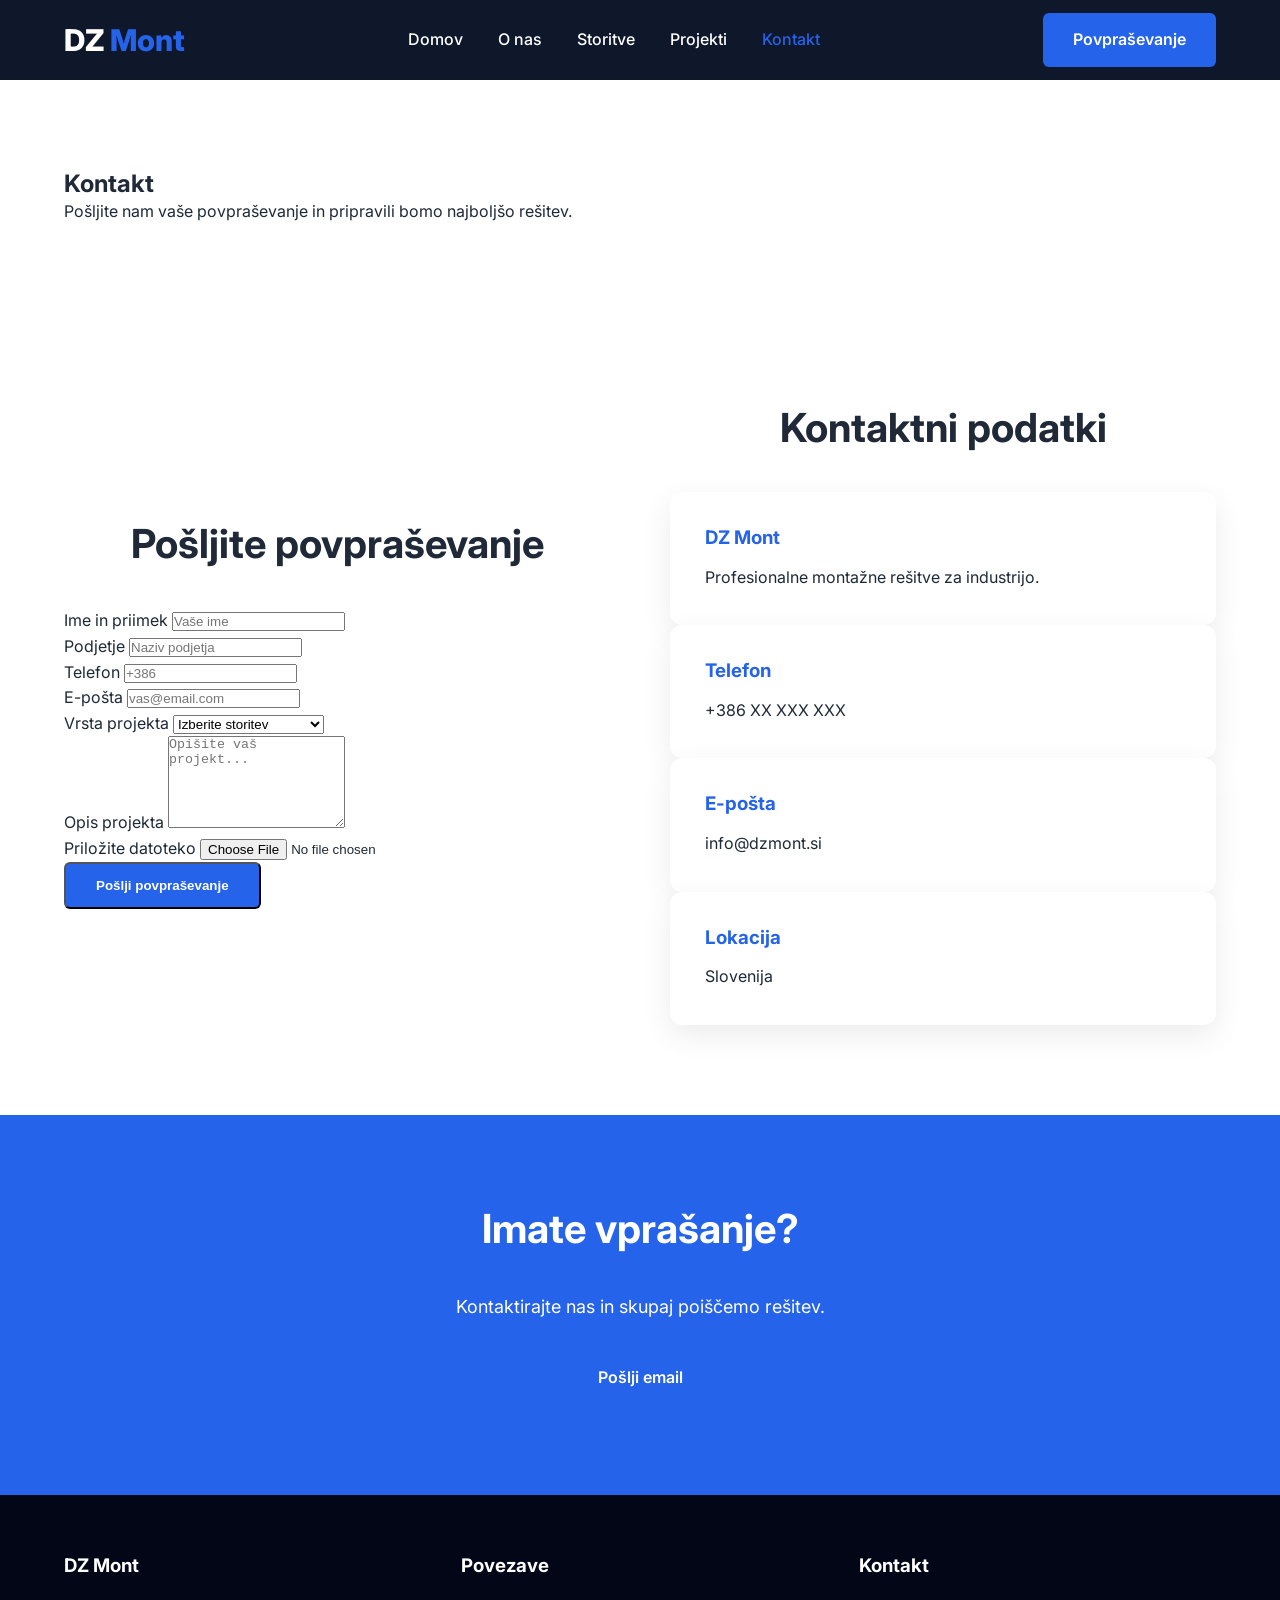
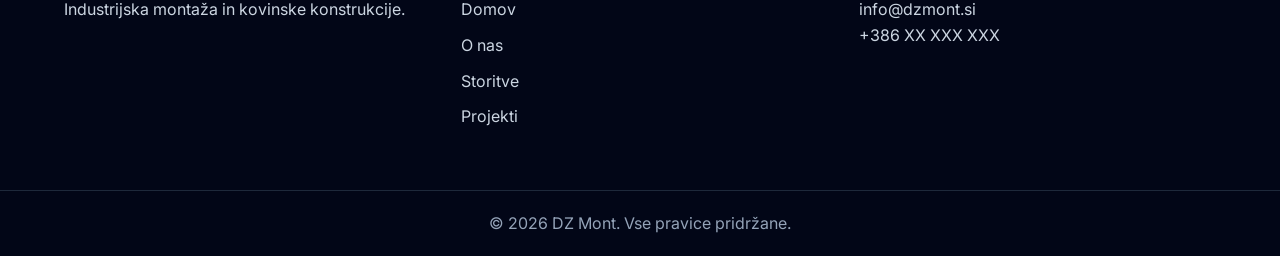
<file: kontakt.html>
<!DOCTYPE html>
<html lang="sl">

<head>

<meta charset="UTF-8">
<meta name="viewport" content="width=device-width, initial-scale=1.0">

<title>Kontakt | DZ Mont</title>

<meta name="description" content="Kontaktirajte DZ Mont za ponudbo montažnih del, industrijske montaže in kovinskih konstrukcij.">

<link rel="stylesheet" href="assets/css/style.css">

<link href="https://fonts.googleapis.com/css2?family=Inter:wght@300;400;500;600;700;800&display=swap" rel="stylesheet">

</head>


<body>


<header>

<div class="container header-container">


<a href="index.html" class="logo">
DZ <span>Mont</span>
</a>


<nav>

<ul>

<li><a href="index.html">Domov</a></li>

<li><a href="o-nas.html">O nas</a></li>

<li><a href="storitve.html">Storitve</a></li>

<li><a href="projekti.html">Projekti</a></li>

<li><a href="kontakt.html" class="active">Kontakt</a></li>

</ul>

</nav>


<a href="kontakt.html" class="btn">
Povpraševanje
</a>


</div>

</header>





<section class="page-header">


<div class="container">


<h1>
Kontakt
</h1>


<p>
Pošljite nam vaše povpraševanje in pripravili bomo najboljšo rešitev.
</p>


</div>


</section>







<section>


<div class="container two-columns">



<div>


<h2>
Pošljite povpraševanje
</h2>



<form class="contact-form">


<div>

<label>
Ime in priimek
</label>

<input type="text" placeholder="Vaše ime" required>

</div>



<div>

<label>
Podjetje
</label>

<input type="text" placeholder="Naziv podjetja">

</div>




<div>

<label>
Telefon
</label>

<input type="tel" placeholder="+386">

</div>




<div>

<label>
E-pošta
</label>

<input type="email" placeholder="vas@email.com" required>

</div>





<div>

<label>
Vrsta projekta
</label>


<select>

<option>
Izberite storitev
</option>

<option>
Kovinske konstrukcije
</option>

<option>
Industrijska montaža
</option>

<option>
Varilska dela
</option>

<option>
Montaža strojev
</option>

<option>
Vzdrževanje
</option>


</select>


</div>






<div>

<label>
Opis projekta
</label>


<textarea rows="6" placeholder="Opišite vaš projekt..."></textarea>


</div>





<div>

<label>
Priložite datoteko
</label>


<input type="file">


</div>





<button type="submit" class="btn">

Pošlji povpraševanje

</button>


</form>


</div>








<div>


<h2>
Kontaktni podatki
</h2>



<div class="card">


<h3>
DZ Mont
</h3>


<p>
Profesionalne montažne rešitve za industrijo.
</p>


</div>




<div class="card">


<h3>
Telefon
</h3>


<p>
+386 XX XXX XXX
</p>


</div>





<div class="card">


<h3>
E-pošta
</h3>


<p>
info@dzmont.si
</p>


</div>





<div class="card">


<h3>
Lokacija
</h3>


<p>
Slovenija
</p>


</div>




</div>





</div>


</section>







<section class="cta">


<div class="container">


<h2>
Imate vprašanje?
</h2>


<p>
Kontaktirajte nas in skupaj poiščemo rešitev.
</p>


<a href="mailto:info@dzmont.si" class="btn">
Pošlji email
</a>


</div>


</section>






<footer>


<div class="container footer-grid">


<div>

<h3>DZ Mont</h3>

<p>
Industrijska montaža in kovinske konstrukcije.
</p>

</div>



<div>

<h3>Povezave</h3>

<a href="index.html">Domov</a>

<a href="o-nas.html">O nas</a>

<a href="storitve.html">Storitve</a>

<a href="projekti.html">Projekti</a>

</div>



<div>

<h3>Kontakt</h3>

<p>
info@dzmont.si
</p>

<p>
+386 XX XXX XXX
</p>

</div>


</div>



<div class="copyright">

© 2026 DZ Mont. Vse pravice pridržane.

</div>


</footer>



<script src="assets/js/main.js"></script>


</body>

</html>
</file>
<file: assets/css/style.css>
/* ================================
   DZ MONT - MAIN STYLES
================================ */


/* GLOBAL */

* {
    margin: 0;
    padding: 0;
    box-sizing: border-box;
}


html {
    scroll-behavior: smooth;
}


body {
    font-family: "Inter", Arial, sans-serif;
    color: #1f2937;
    background: #ffffff;
    line-height: 1.6;
}


img {
    width: 100%;
    display: block;
}


a {
    text-decoration: none;
    color: inherit;
}


ul {
    list-style: none;
}



.container {

    width: 90%;
    max-width: 1200px;
    margin: auto;

}



h1,
h2,
h3,
h4 {

    font-weight: 700;
    line-height: 1.2;

}



h2 {

    font-size: 40px;
    margin-bottom: 40px;
    text-align: center;

}




/* ================================
   BUTTONS
================================ */


.btn {

    display: inline-block;
    background: #2563eb;
    color: white;
    padding: 14px 30px;
    border-radius: 6px;
    font-weight: 600;
    transition: .3s;

}


.btn:hover {

    background: #1d4ed8;
    transform: translateY(-3px);

}



.btn-outline {

    display: inline-block;
    padding: 14px 30px;
    border: 2px solid white;
    color: white;
    border-radius: 6px;
    font-weight: 600;
    margin-left: 15px;
    transition: .3s;

}


.btn-outline:hover {

    background:white;
    color:#111827;

}



/* ================================
   HEADER
================================ */


header {

    background:#0f172a;
    color:white;
    position:sticky;
    top:0;
    z-index:1000;

}


.header-container {

    display:flex;
    align-items:center;
    justify-content:space-between;
    height:80px;

}



.logo {

    font-size:30px;
    font-weight:800;

}


.logo span {

    color:#2563eb;

}



nav ul {

    display:flex;
    gap:35px;

}


nav a {

    color:white;
    font-weight:500;
    transition:.3s;

}



nav a:hover,
nav .active {

    color:#2563eb;

}



/* ================================
   HERO
================================ */


.hero {

    height:90vh;
    min-height:600px;
    background:

    linear-gradient(
    rgba(15,23,42,.75),
    rgba(15,23,42,.75)
    ),

    url("../images/hero.jpg");

    background-size:cover;
    background-position:center;

    display:flex;
    align-items:center;
    color:white;

}



.hero-content {

    max-width:800px;

}


.hero h1 {

    font-size:60px;
    margin-bottom:25px;

}


.hero p {

    font-size:20px;
    margin-bottom:35px;
    color:#e5e7eb;

}


.hero-buttons {

    margin-top:20px;

}





/* ================================
   ADVANTAGES
================================ */


.advantages {

    background:#f8fafc;
    padding:40px 0;

}



.advantage-grid {

    display:grid;
    grid-template-columns:repeat(3,1fr);
    gap:30px;

}



.advantage-grid div {

    background:white;
    padding:25px;
    text-align:center;
    border-radius:10px;
    box-shadow:0 10px 25px rgba(0,0,0,.05);

}



.advantage-grid h3 {

    color:#2563eb;
    font-size:30px;

}





/* ================================
   STATS
================================ */


.stats {

    background:#0f172a;
    color:white;
    padding:70px 0;

}



.stats-grid {

    display:grid;
    grid-template-columns:repeat(4,1fr);
    text-align:center;
    gap:30px;

}



.stats h2 {

    font-size:50px;
    color:white;
    margin:0;

}



/* ================================
   SECTIONS
================================ */


section {

    padding:90px 0;

}




.two-columns {

    display:grid;
    grid-template-columns:1fr 1fr;
    gap:60px;
    align-items:center;

}



.about-preview img {

    border-radius:15px;

}





/* ================================
   CARDS
================================ */


.cards {

    display:grid;
    grid-template-columns:repeat(3,1fr);
    gap:30px;

}



.card {

    background:white;
    padding:35px;
    border-radius:12px;
    box-shadow:0 10px 30px rgba(0,0,0,.08);
    transition:.3s;

}



.card:hover {

    transform:translateY(-8px);

}



.card h3 {

    color:#2563eb;
    margin-bottom:15px;

}





/* ================================
   PROJECTS
================================ */


.gallery {

    display:grid;
    grid-template-columns:repeat(3,1fr);
    gap:30px;
    margin-bottom:40px;

}



.gallery div {

    overflow:hidden;
    border-radius:12px;
    background:white;
    box-shadow:0 10px 25px rgba(0,0,0,.08);

}



.gallery img {

    height:250px;
    object-fit:cover;

}



.gallery h3 {

    padding:20px;

}




/* ================================
   CTA
================================ */


.cta {

    background:#2563eb;
    color:white;
    text-align:center;

}


.cta h2 {

    color:white;

}



.cta p {

    margin-bottom:30px;
    font-size:18px;

}





/* ================================
   FOOTER
================================ */


footer {

    background:#020617;
    color:white;
    padding-top:60px;

}



.footer-grid {

    display:grid;
    grid-template-columns:repeat(3,1fr);
    gap:40px;
    padding-bottom:50px;

}



footer h3 {

    margin-bottom:20px;

}



footer a {

    display:block;
    margin-bottom:10px;
    color:#cbd5e1;

}



footer p {

    color:#cbd5e1;

}



.copyright {

    text-align:center;
    padding:20px;
    border-top:1px solid #1e293b;
    color:#94a3b8;

}





/* ================================
   MOBILE
================================ */


@media(max-width:900px){


nav {

    display:none;

}



.hero h1 {

    font-size:40px;

}



.advantage-grid,
.stats-grid,
.cards,
.gallery,
.two-columns,
.footer-grid {

    grid-template-columns:1fr;

}



h2 {

    font-size:32px;

}


.btn-outline {

    margin-left:0;
    margin-top:15px;

}



}
</file>
